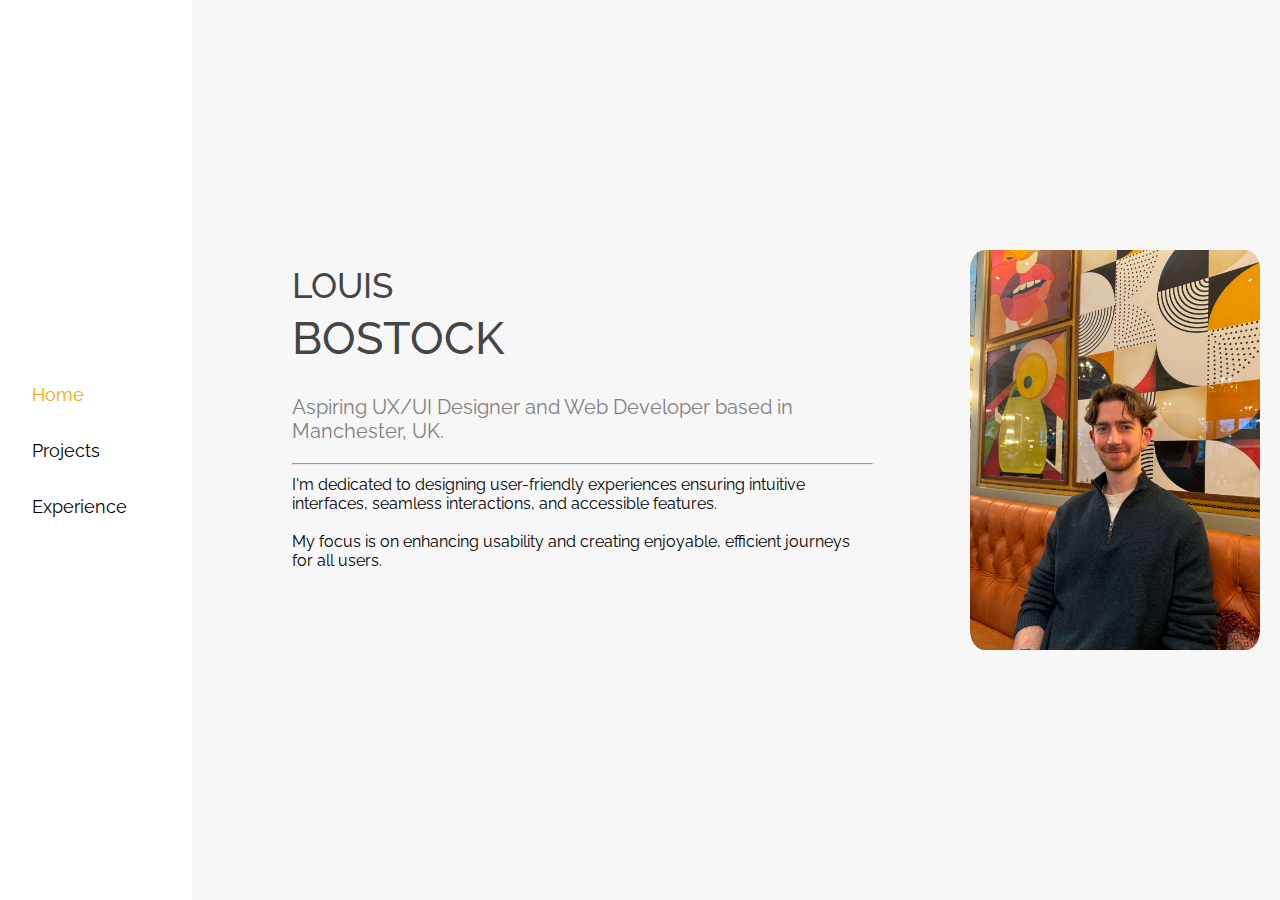
<file: index.html>
<!DOCTYPE html>
<html lang="en">
<head>
    <meta charset="UTF-8">
    <meta name="viewport" content="width=device-width, initial-scale=1.0">
    <title>LB</title>
    <link rel="stylesheet" href="styles.css">
    <link href="https://fonts.googleapis.com/css2?family=Raleway:ital,wght@0,100..900;1,100..900&display=swap" rel="stylesheet">
    <link rel="stylesheet" href="https://cdnjs.cloudflare.com/ajax/libs/font-awesome/6.5.2/css/all.min.css">
</head>
<body>
    
    <nav class="navbar">
        <ul class="sidebar">
            <li class="cross-button" onclick=hideSidebar()><a href="#"><svg xmlns="http://www.w3.org/2000/svg" height="24" viewBox="0 -960 960 960" width="24" fill="black"><path d="m256-200-56-56 224-224-224-224 56-56 224 224 224-224 56 56-224 224 224 224-56 56-224-224-224 224Z"/></svg></a></li>
            <li><a href="index.html">Home</a></li>
            <li><a href="projects.html">Projects</a></li>
            <li><a href="experience.html">Experience</a></li>
        </ul>
        <ul class="nav-list">
            <li class="hideOnMobile"><a href="index.html">Home</a></li>
            <li class="hideOnMobile"><a href="projects.html">Projects</a></li>
            <li class="hideOnMobile"><a href="experience.html">Experience</a>
            <li class="menu-button" onclick=showSidebar()><a href="#"><svg xmlns="http://www.w3.org/2000/svg" height="24" viewBox="0 -960 960 960" width="24" fill="black"><path d="M120-240v-80h720v80H120Zm0-200v-80h720v80H120Zm0-200v-80h720v80H120Z"/></svg></a></li>
        </ul>
    </nav>



    <div class="main-container">
       <div class="text-on-left">
            <div class="title-container">
                <h2>LOUIS</h2>
                <h1>BOSTOCK</h1>
                <p class="grey-text">Aspiring UX/UI Designer and Web Developer based in Manchester, UK.</p>
                <hr>
                <div class="bio">I'm dedicated to designing user-friendly experiences ensuring intuitive interfaces, seamless interactions, and accessible features. <br><br> My focus is on enhancing usability and creating enjoyable, efficient journeys for all users.</div>
            </div>
       </div>
       <div class="img-on-right">
            <div class="profile-img-container">
                <img class="profile-img" src="img/portrait.jpg" alt="">
            </div>
       </div>
    </div>













    <script>
        function showSidebar(){
    const sidebar = document.querySelector('.sidebar')
    sidebar.style.display = 'flex'
    }
    function hideSidebar(){
        const sidebar = document.querySelector('.sidebar')
        sidebar.style.display = 'none'
    }

    const nav = document.querySelector(".navbar");
    const navLinks = nav.querySelectorAll("a");
    const currentURL = window.location.href;
    navLinks.forEach((link) => {
        if (link.href === currentURL) {
        link.classList.add("active");
        }
    });
    </script>




    

</body>
</html>
</file>
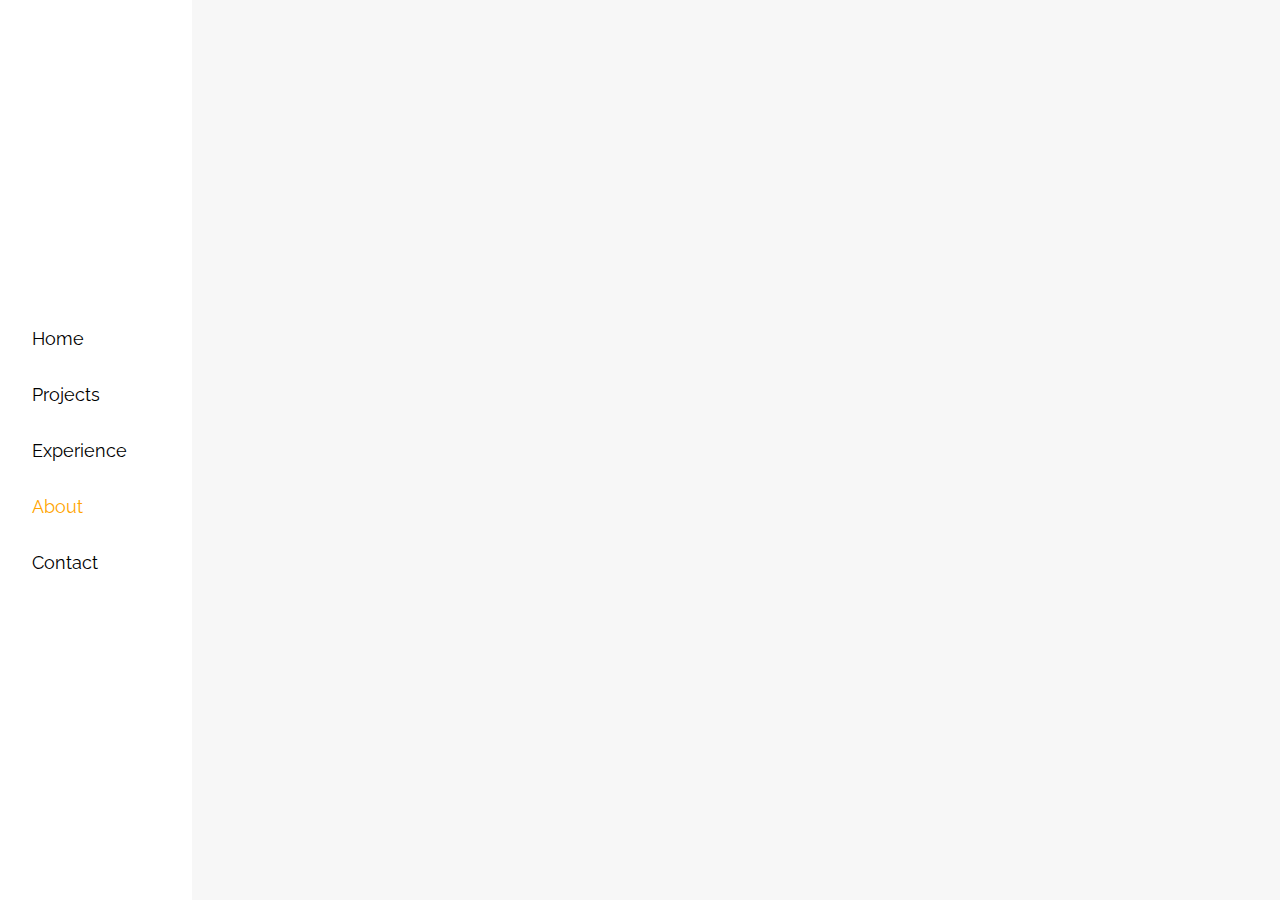
<file: about.html>
<!DOCTYPE html>
<html lang="en">
<head>
    <meta charset="UTF-8">
    <meta name="viewport" content="width=device-width, initial-scale=1.0">
    <title>LB</title>
    <link rel="stylesheet" href="styles.css">
    <link href="https://fonts.googleapis.com/css2?family=Raleway:ital,wght@0,100..900;1,100..900&display=swap" rel="stylesheet">
    <link rel="stylesheet" href="https://cdnjs.cloudflare.com/ajax/libs/font-awesome/6.5.2/css/all.min.css">
</head>
<body>
    
    <div class="navbar">        
        <ul class="nav-list">
            <li><a href="index.html">Home</a></li>
            <li><a href="projects.html">Projects</a></li>
            <li><a href="experience.html">Experience</a></li>
            <li><a class="active" href="about.html">About</a></li>
            <li><a href="contact.html">Contact</a></li>
        </ul>
    </div>

  



   






    

</body>
</html>
</file>
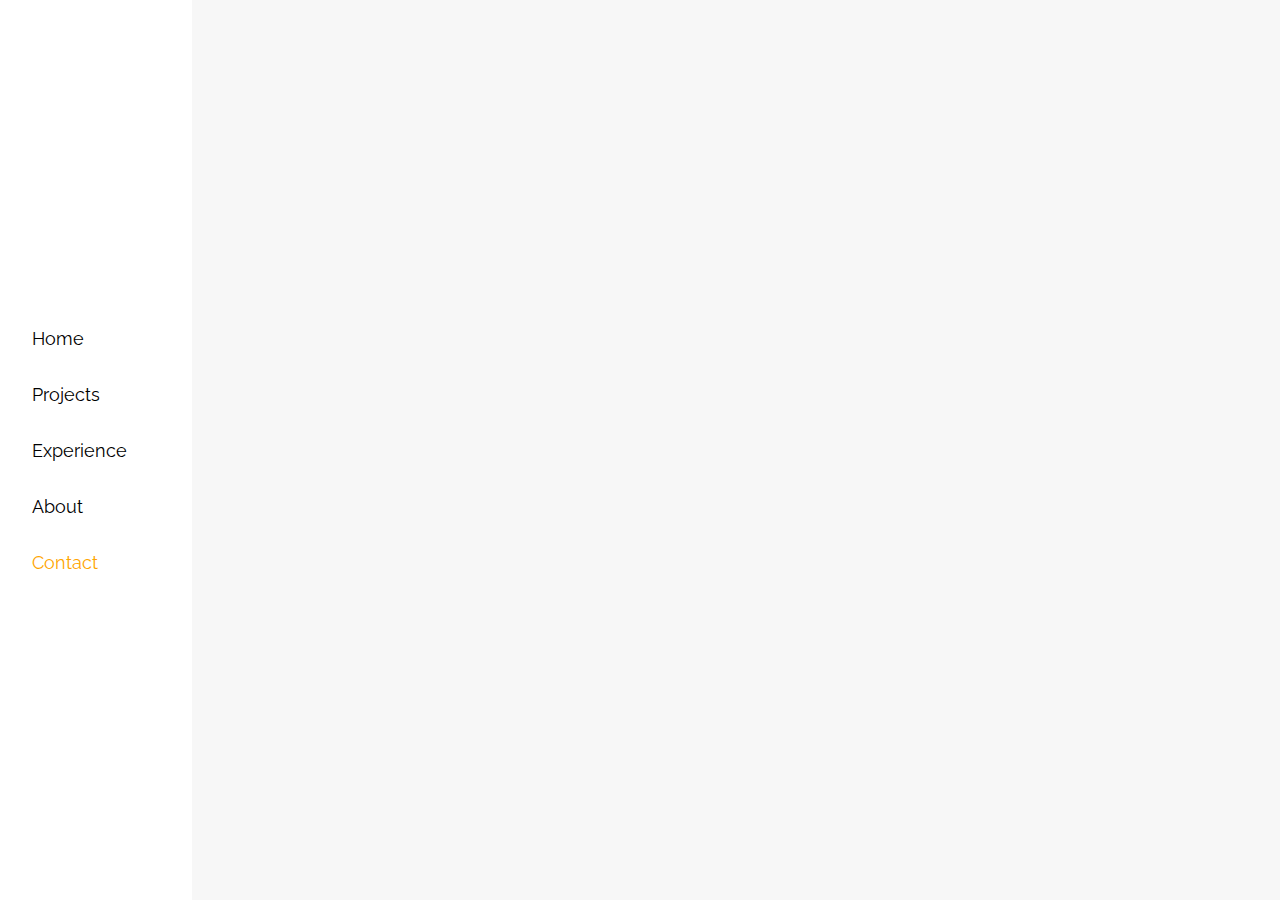
<file: contact.html>
<!DOCTYPE html>
<html lang="en">
<head>
    <meta charset="UTF-8">
    <meta name="viewport" content="width=device-width, initial-scale=1.0">
    <title>LB</title>
    <link rel="stylesheet" href="styles.css">
    <link href="https://fonts.googleapis.com/css2?family=Raleway:ital,wght@0,100..900;1,100..900&display=swap" rel="stylesheet">
    <link rel="stylesheet" href="https://cdnjs.cloudflare.com/ajax/libs/font-awesome/6.5.2/css/all.min.css">
</head>
<body>
    
    <div class="navbar">        
        <ul class="nav-list">
            <li><a href="index.html">Home</a></li>
            <li><a href="projects.html">Projects</a></li>
            <li><a href="experience.html">Experience</a></li>
            <li><a href="about.html">About</a></li>
            <li><a class="active" href="contact.html">Contact</a></li>
        </ul>
    </div>

  



   






    

</body>
</html>
</file>
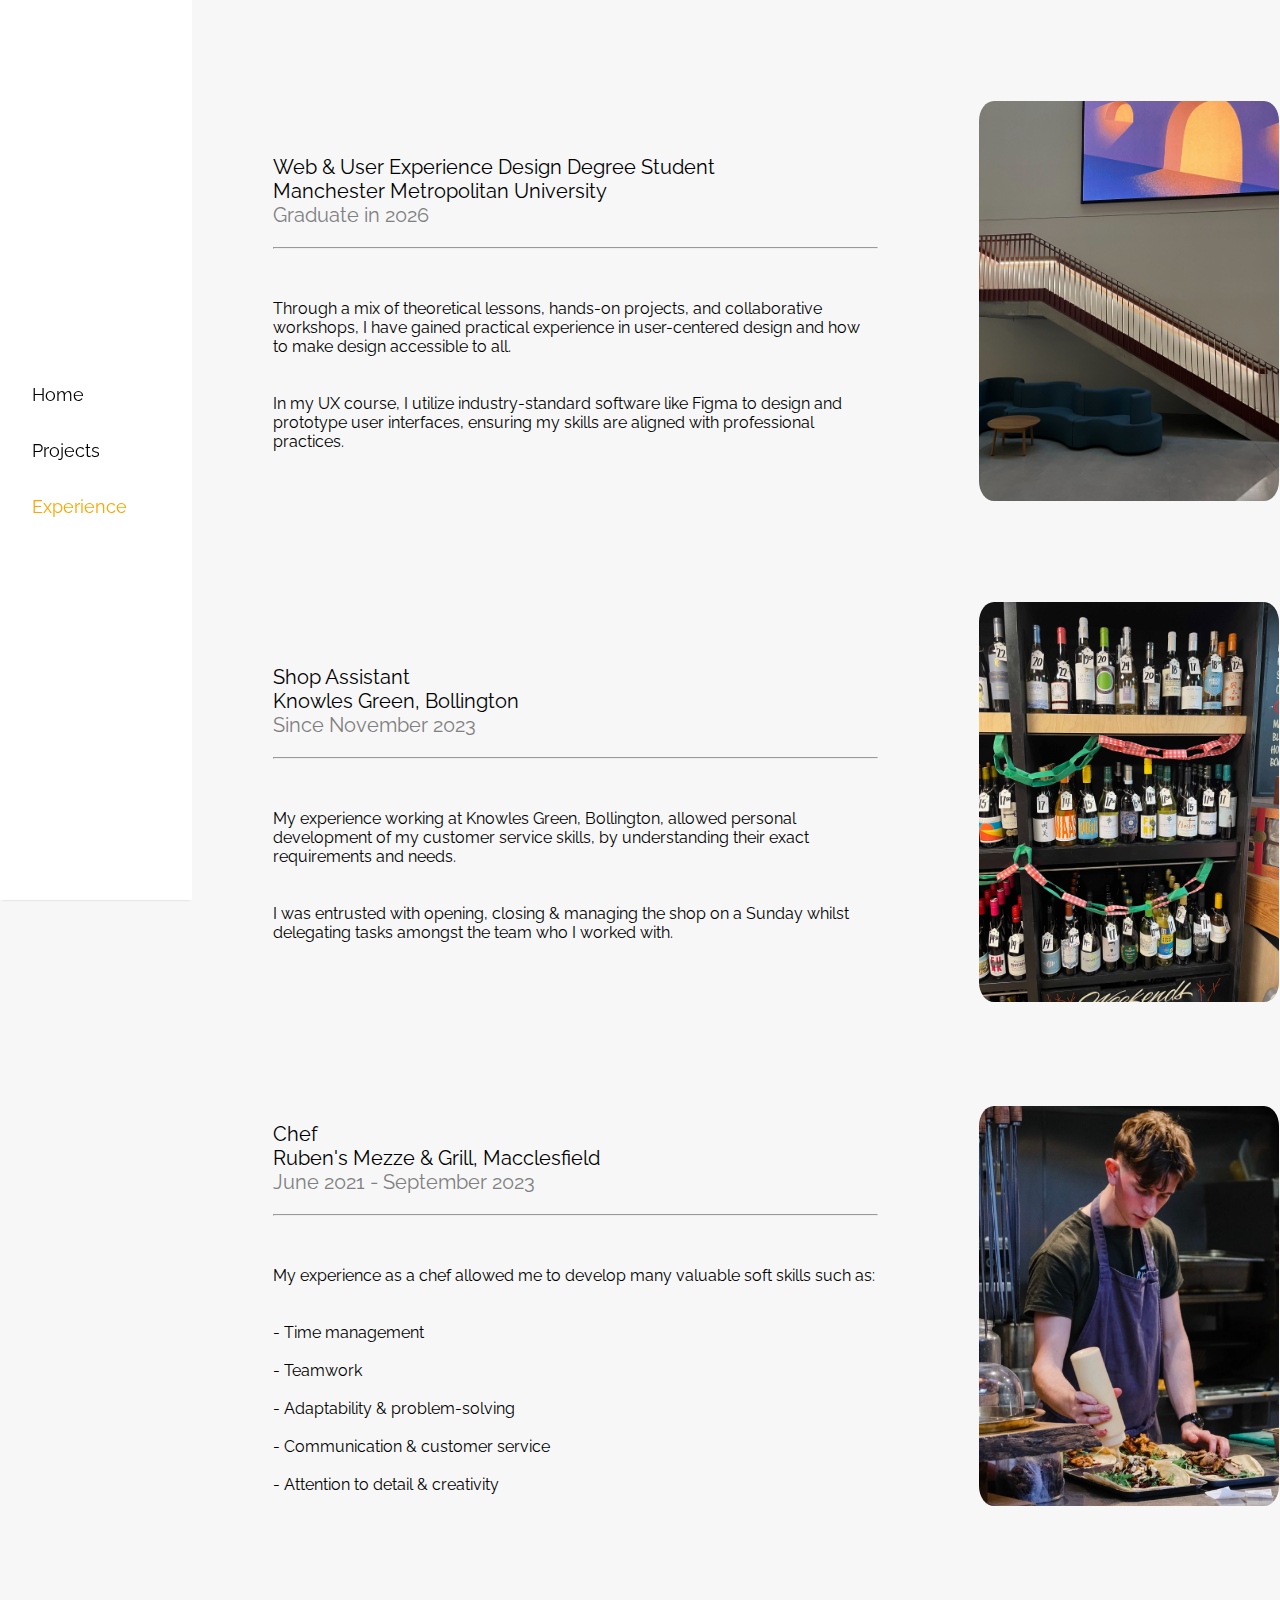
<file: experience.html>
<!DOCTYPE html>
<html lang="en">
<head>
    <meta charset="UTF-8">
    <meta name="viewport" content="width=device-width, initial-scale=1.0">
    <title>LB</title>
    <link rel="stylesheet" href="styles.css">
    <link href="https://fonts.googleapis.com/css2?family=Raleway:ital,wght@0,100..900;1,100..900&display=swap" rel="stylesheet">
    <link rel="stylesheet" href="https://cdnjs.cloudflare.com/ajax/libs/font-awesome/6.5.2/css/all.min.css">
</head>
<body>
    
    <nav class="navbar">
        <ul class="sidebar">
            <li class="cross-button" onclick=hideSidebar()><a href="#"><svg xmlns="http://www.w3.org/2000/svg" height="24" viewBox="0 -960 960 960" width="24" fill="black"><path d="m256-200-56-56 224-224-224-224 56-56 224 224 224-224 56 56-224 224 224 224-56 56-224-224-224 224Z"/></svg></a></li>
            <li><a href="index.html">Home</a></li>
            <li><a href="projects.html">Projects</a></li>
            <li><a href="experience.html">Experience</a></li>
        </ul>
        <ul class="nav-list">
            <li class="hideOnMobile"><a href="index.html">Home</a></li>
            <li class="hideOnMobile"><a href="projects.html">Projects</a></li>
            <li class="hideOnMobile"><a href="experience.html">Experience</a>
            <li class="menu-button" onclick=showSidebar()><a href="#"><svg xmlns="http://www.w3.org/2000/svg" height="24" viewBox="0 -960 960 960" width="24" fill="black"><path d="M120-240v-80h720v80H120Zm0-200v-80h720v80H120Zm0-200v-80h720v80H120Z"/></svg></a></li>
        </ul>
    </nav>

    <div class="column-container">
        <div class="row-container">
            <div class="text-container">
                <p>Web & User Experience Design Degree Student
                    <br>Manchester Metropolitan University
                    <br><span class="grey">Graduate in 2026</span>
                </p>
                <hr><br>
                <p class="smaller-p" >Through a mix of theoretical lessons, hands-on projects, and collaborative workshops, I have gained practical experience in user-centered design and how to make design accessible to all.
                    <br><br><br>
                    In my UX course, I utilize industry-standard software like Figma to design and prototype user interfaces, ensuring my skills are aligned with professional practices.
                </p>
            </div>
            <div class="img-cont">
                <div class="portrait-img-container">
                    <img class="uni-img" src="img/uni.jpg" alt="">
                </div>
            </div>
        </div>
        <div class="row-container">
            <div class="text-container">
                <p>Shop Assistant
                    <br>Knowles Green, Bollington
                    <br><span class="grey">Since November 2023</span>
                </p>
                <hr><br>
                <p class="smaller-p" >My experience working at Knowles Green, Bollington, allowed personal development of my customer service skills, by understanding their exact requirements and needs.
                    <br><br><br>
                    I was entrusted with opening, closing & managing the shop on a Sunday whilst delegating tasks amongst the team who I worked with.
                </p>
            </div>
            <div class="img-cont">
                <div class="portrait-img-container">
                    <img class="shop-img" src="img/wine.jpg" alt="">
                </div>
            </div>
        </div>
        <div class="row-container">
            <div class="text-container">
                <p>Chef 
                    <br>Ruben's Mezze & Grill, Macclesfield
                    <br><span class="grey">June 2021 - September 2023</span>
                </p>
                <hr><br>
                <p class="smaller-p" >My experience as a chef allowed me to develop many valuable soft skills such as: 
                    <br><br><br>
                    - Time management
                    <br><br> 
                    - Teamwork 
                    <br><br>
                    - Adaptability & problem-solving 
                    <br><br>
                    - Communication & customer service
                    <br><br>
                    - Attention to detail & creativity
                </p>
            </div>
            <div class="img-cont">
                <div class="portrait-img-container">
                    <img class="profile-img" src="img/cheffing.JPEG" alt="">
                </div>
            </div>
        </div>
    </div>



   

    <script>
        function showSidebar(){
    const sidebar = document.querySelector('.sidebar')
    sidebar.style.display = 'flex'
    }
    function hideSidebar(){
        const sidebar = document.querySelector('.sidebar')
        sidebar.style.display = 'none'
    }

    const nav = document.querySelector(".navbar");
    const navLinks = nav.querySelectorAll("a");
    const currentURL = window.location.href;
    navLinks.forEach((link) => {
        if (link.href === currentURL) {
        link.classList.add("active");
        }
    });
    </script>





    

</body>
</html>
</file>
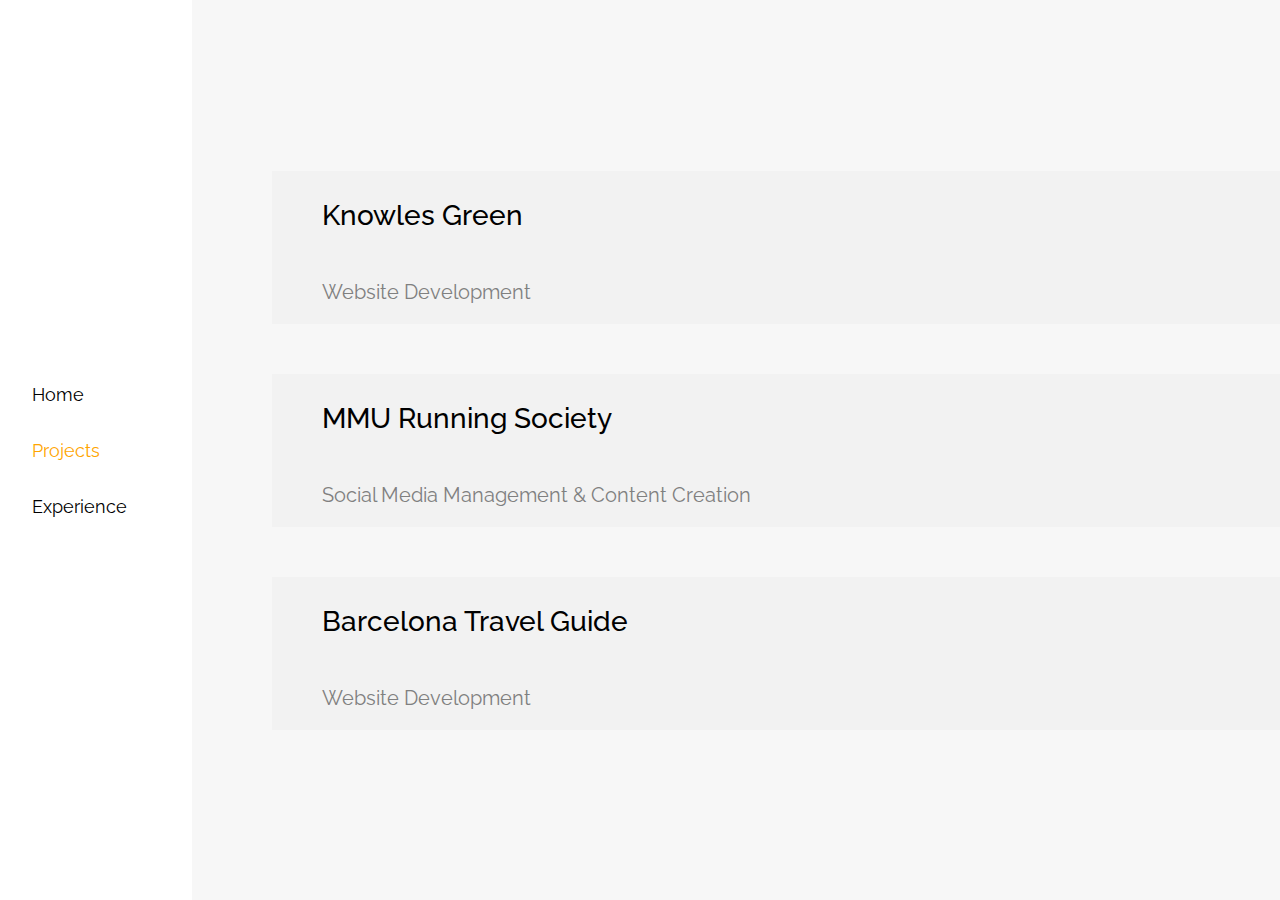
<file: projects.html>
<!DOCTYPE html>
<html lang="en">
<head>
    <meta charset="UTF-8">
    <meta name="viewport" content="width=device-width, initial-scale=1.0">
    <title>LB</title>
    <link rel="stylesheet" href="styles.css">
    <link href="https://fonts.googleapis.com/css2?family=Raleway:ital,wght@0,100..900;1,100..900&display=swap" rel="stylesheet">
    <link rel="stylesheet" href="https://cdnjs.cloudflare.com/ajax/libs/font-awesome/6.5.2/css/all.min.css">
</head>
<body>
    
    <nav class="navbar">
        <ul class="sidebar">
            <li class="cross-button" onclick=hideSidebar()><a href="#"><svg xmlns="http://www.w3.org/2000/svg" height="24" viewBox="0 -960 960 960" width="24" fill="black"><path d="m256-200-56-56 224-224-224-224 56-56 224 224 224-224 56 56-224 224 224 224-56 56-224-224-224 224Z"/></svg></a></li>
            <li><a href="index.html">Home</a></li>
            <li><a href="projects.html">Projects</a></li>
            <li><a href="experience.html">Experience</a></li>
        </ul>
        <ul class="nav-list">
            <li class="hideOnMobile"><a href="index.html">Home</a></li>
            <li class="hideOnMobile"><a href="projects.html">Projects</a></li>
            <li class="hideOnMobile"><a href="experience.html">Experience</a>
            <li class="menu-button" onclick=showSidebar()><a href="#"><svg xmlns="http://www.w3.org/2000/svg" height="24" viewBox="0 -960 960 960" width="24" fill="black"><path d="M120-240v-80h720v80H120Zm0-200v-80h720v80H120Zm0-200v-80h720v80H120Z"/></svg></a></li>
        </ul>
    </nav>
    
    <div class="projects-container">
        <a href="kg.html"><div class="project-indiv">
            <h3>Knowles Green</h3>
            <p class="grey">Website Development</p>
        </div></a>
        <a href="https://www.instagram.com/mmurunning/" target="_blank"><div class="project-indiv">
            <h3>MMU Running Society</h3>
            <p class="grey">Social Media Management & Content Creation</p>
        </div></a>
        <a href="https://louisbostock.github.io/narrative-website/index.html" target="_blank"><div class="project-indiv">
            <h3>Barcelona Travel Guide</h3>
            <p class="grey">Website Development</p>
        </div></a>
    </div>

  



   



    <script>
        function showSidebar(){
    const sidebar = document.querySelector('.sidebar')
    sidebar.style.display = 'flex'
    }
    function hideSidebar(){
        const sidebar = document.querySelector('.sidebar')
        sidebar.style.display = 'none'
    }

    const nav = document.querySelector(".navbar");
    const navLinks = nav.querySelectorAll("a");
    const currentURL = window.location.href;
    navLinks.forEach((link) => {
        if (link.href === currentURL) {
        link.classList.add("active");
        }
    });
    </script>






    

</body>
</html>
</file>
<file: styles.css>
@import url('https://fonts.googleapis.com/css2?family=Raleway:ital,wght@0,100..900;1,100..900&display=swap');

* {
    box-sizing: border-box;
  }

h1 {
    font-size: 45px;
    color: rgba(0, 0, 0, 0.735);
    font-weight: 500;
    animation: slide-in 2200ms ease-in-out;
    margin-top: -0.5em;
}

h2 {
    font-size: 35px;
    color: rgba(0, 0, 0, 0.735);
    font-weight: 500;
    animation: slide-in 2500ms ease-in-out;
}

h3 {
    font-size: 28px;
    font-weight: 500;
}

.smaller-p {
    font-size: 16px;
}

a {
    text-decoration: none;
    color: black;
}

a:hover {
    color: orange;
}

body {
    margin: 0;
    font-size: 1.25rem;
    min-height: 100vh;
    background: #f7f7f7;
    color: black;
    display: grid;
    grid-template-columns: 15rem 1fr;
    gap: 2rem;
    font-family: 'Raleway' , sans-serif;
    
}


.bio {
    font-size: 16px;
}


.grey-text {
    color: grey;
}



.sidebar{
    position: fixed;
    top: 0;
    right: 0;
    height: 100vh;
    width: 250px;
    z-index: 999;
    background-color: #ffffff;
    backdrop-filter: blur(10px);
    box-shadow: -10px 0 10px rgba(0, 0, 0, 0.1);
    display: none;
    flex-direction: column;
    align-items: flex-start;
    justify-content: flex-start;
}

.sidebar li:first-child {
    margin-left: 80%;
}

ul {
    text-decoration: none;
    list-style: none;
    gap: 10%;
}

.sidebar li{
    width: 100%;
}

.sidebar a{
    width: 100%;
}

.menu-button{
    display: none;
}

.cross-button {
    margin-top: 10%;
}


@media(max-width: 450px){
    .sidebar{
        width: 100%
    }

  .menu-button{
        display: block;
        margin-left: 150%;
        margin-top: 30%;
    }

    .hideOnMobile{
        display: none;
    }
}



.navbar {
    position: sticky;
    top: 0;
    max-height: 100svh;
    width: 15vw;
    background-color: white;
    display: flex; 
    align-items: center; 
    box-shadow: 0 2px 2px -2px rgba(0,0,0,.2);
    z-index: 999;
}

.nav-list {
    display: flex;
    flex-direction: column;
    gap: 2rem;
    padding: 2rem 0;
}

.nav-list li {
    list-style: none;
    transition: 0.2s ease-in-out;
}

.nav-list a {
    padding: 1rem 2rem;
    text-align: center;
    font-size: 18px;
}

.nav-list li:hover {
    transform: translateX(+1.5rem);
}

.nav-list a:hover {
    color: orange;
  
}

.active {
    color: orange;
}









.main-container {
    height: 100vh;
    width: 100%;
    display: flex;
    flex-direction: row;
    gap: 10%;
    padding-left: 2%;
    padding-right: 2%;
    justify-content: center;
    align-items: center;
}

.text-on-left {
    width: 60%;
}


.title-container {
    height: 20em;
}


.img-on-right {
    width: 30%;
}

.profile-img-container {
    height: 20em;
    max-width: 100%;
}

.profile-img {
    height: 100%;
    width: 100%;
    object-fit: cover;
    animation: slide-up 2500ms;
    border-radius: 5%;
}

.uni-img {
    height: 100%;
    width: 100%;
    object-fit: cover;
    animation: slide-in-left 2000ms;
    border-radius: 5%;
}

.shop-img {
    height: 100%;
    width: 100%;
    object-fit: cover;
    animation: slide-in-left 3500ms;
    border-radius: 5%;
}

.portrait-img-container {
    height: 20em;
    width: 15em;
}

.grey {
    color: grey;
}

.projects-link {
    margin-top: 10%;
}




.column-container {
    width: 100%;
    display: flex;
    flex-direction: column;
}

.row-container {
    display: flex;
    flex-direction: row;
    gap: 10%;
    justify-content: center;
    align-items: center;
    margin-top: 10%;
}

.row-container:last-child {
    margin-bottom: 10%;
}

.text-container {
    width: 60%;
}

.projects-container {
    display: flex;
    flex-direction: column;
    gap: 50px;
    justify-content: center;
}

.projects-container a {
    transition: 0.2s ease-in-out;
}

.projects-container a:hover {
    transform: translateX(+1.5rem);
}

.project-indiv {
    height: 100%;
    padding-left: 5%;
    background-color: rgba(238, 238, 238, 0.516);
    display: flex;
    flex-direction: column;
    align-items: left;
}














.floating {  
    animation-name: floating;
    animation-duration: 3s;
    animation-delay: 1.5s;
    animation-iteration-count: infinite;
    animation-timing-function: ease-in-out;
    margin-left: 30px;
    margin-top: 5px;
}
 
@keyframes floating {
    0% { transform: translate(0,  0px); }
    50%  { transform: translate(0, 15px); }
    100%   { transform: translate(0, -0px); }    
}

















@keyframes slide-in {
    from {
      transform: translateX(-50%);
      opacity: 0;
    }
    to {
      transform: translateX(0%);
      opacity: 1;
    }
  }

@keyframes slide-up {
    from {
        transform: translateY(+50%);
        opacity: 0;
    }
    to {
        transform: translateY(0%);
        opacity: 1;
    }
}
@keyframes slide-in-left {
    from {
        transform: translateX(+50%);
        opacity: 0;
    }
    to {
        transform: translateX(0%);
        opacity: 1;
    }
}






/* Mobile view */
@media screen and (max-width: 800px) {
  
    body {
        display: inline-block;
    }

    .navbar {
        height: 50px;
        justify-content: center;
        width: 100vw;
        position: relative;
    }

    .projects-container {
        position: absolute;
        margin-top: 30px;
    }

    .projects-row {
        flex-direction: column;
        justify-content: none;
        align-items: center;
        gap: 20%;
        margin-top: 30em;
    }

    .proj-col {
        gap: 10%;
        width: 100%;
    }

    .img-on-right {
        width: 50%;
        margin-top: 4em;
        margin-bottom: 2em;
    }

    .main-container {
        flex-direction: column;
        justify-content: top;
        height: 100%;
    }

    .column-container {
        margin: auto;
    }

    .row-container {
        flex-direction: column;
        gap: 30px;
    }
}
</file>
